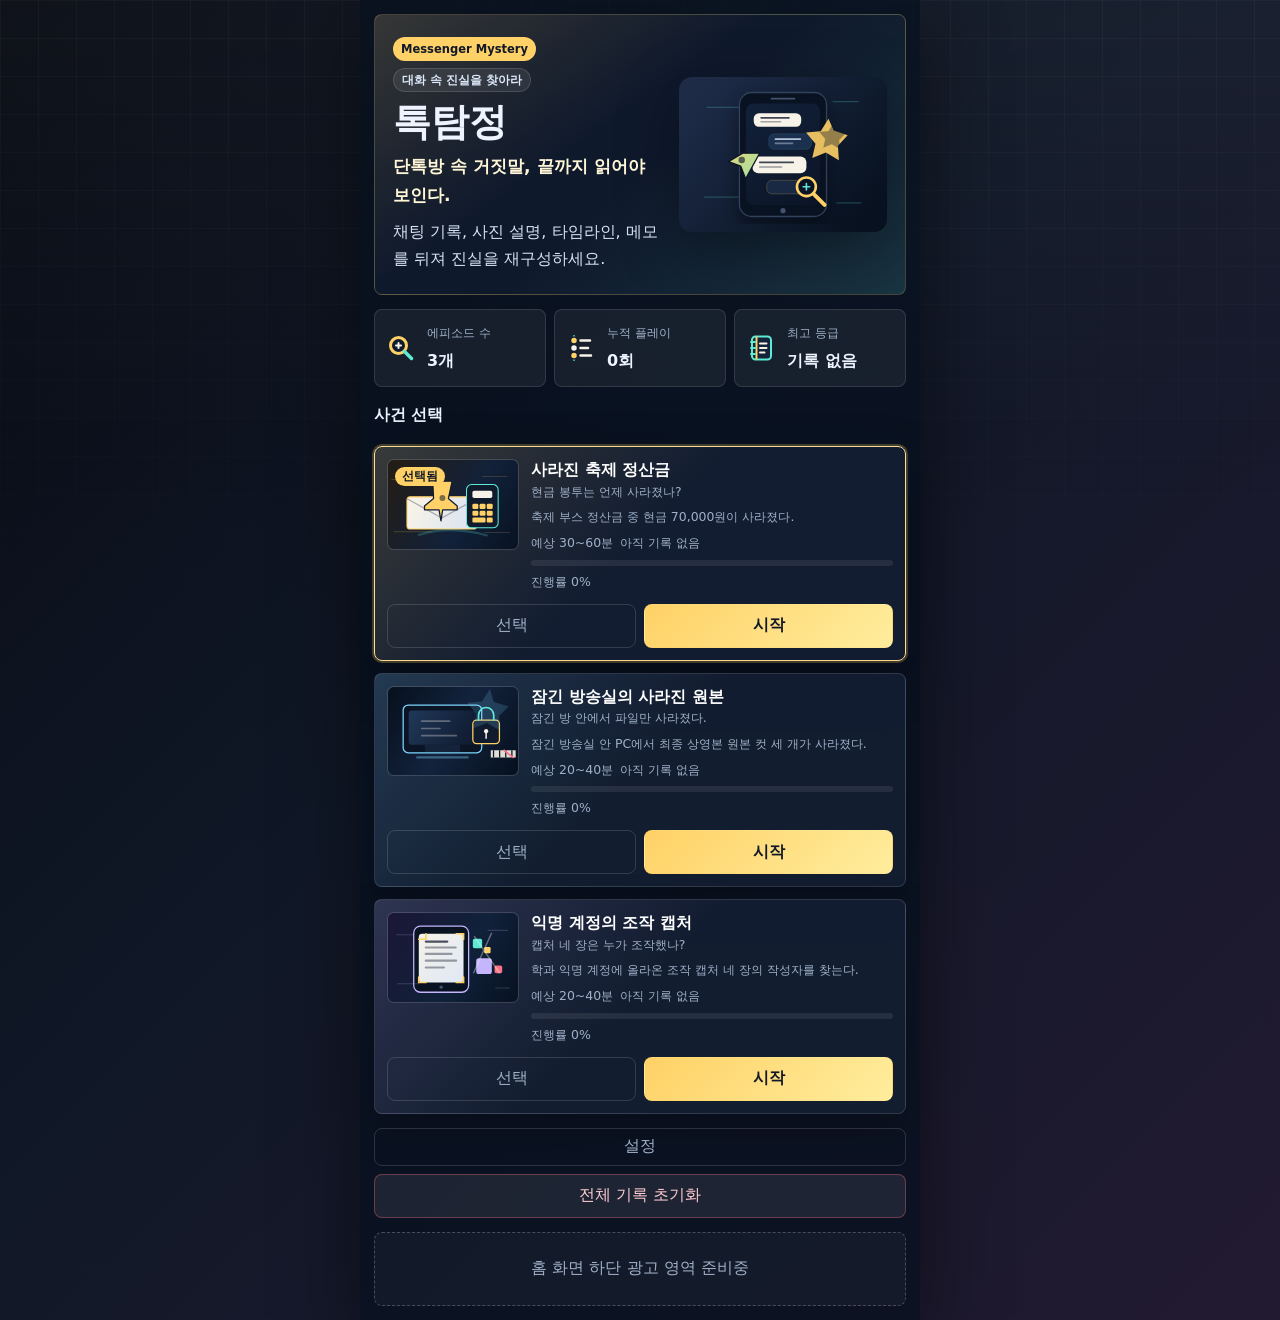
<file: index.html>
<!doctype html>
<html lang="ko">
<head>
  <meta charset="utf-8">
  <meta name="viewport" content="width=device-width, initial-scale=1">
  <title>톡탐정 - 대화 속 진실을 찾아라</title>
  <meta name="description" content="가상의 메신저 대화 속 단서를 수집해 사건의 진실을 추리하는 채팅 기반 추리 게임.">
  <meta name="robots" content="index, follow">
  <meta name="naver-site-verification" content="94d2527ed160cfa3a66370cd31ba8fdcbd39af4f">
  <link rel="canonical" href="https://playatelier.github.io/chat-detective-game/">
  <meta property="og:type" content="website">
  <meta property="og:title" content="톡탐정 - 대화 속 진실을 찾아라">
  <meta property="og:description" content="가상의 메신저 대화 속 단서를 수집해 사건의 진실을 추리하는 채팅 기반 추리 게임.">
  <meta property="og:url" content="https://playatelier.github.io/chat-detective-game/">
  <meta property="og:image" content="https://playatelier.github.io/chat-detective-game/assets/og-image.svg">
  <meta name="twitter:card" content="summary_large_image">
  <meta name="twitter:title" content="톡탐정 - 대화 속 진실을 찾아라">
  <meta name="twitter:description" content="단톡방 속 거짓말, 끝까지 읽어야 보인다. 메신저 기반 추리 웹게임.">
  <meta name="twitter:image" content="https://playatelier.github.io/chat-detective-game/assets/og-image.svg">
  <meta name="theme-color" content="#08111f">
  <link rel="icon" href="assets/icons/favicon.svg" type="image/svg+xml">
  <link rel="stylesheet" href="styles.css">
  <script src="story.js" defer></script>
  <script src="app.js" defer></script>
</head>
<body>
  <div class="page-bg" aria-hidden="true"></div>
  <main id="app" class="app-shell" aria-live="polite"></main>
  <div id="toast" class="toast" role="status" aria-live="polite"></div>
  <noscript>
    <p class="noscript">톡탐정은 JavaScript가 켜져 있어야 플레이할 수 있습니다.</p>
  </noscript>
</body>
</html>
</file>
<file: styles.css>
:root {
  color-scheme: dark;
  --bg: #08111f;
  --bg-soft: #111c2e;
  --panel: #141f33;
  --panel-strong: #1c2a43;
  --surface: #f7f3e8;
  --surface-ink: #182033;
  --text: #edf4ff;
  --muted: #9fb0c8;
  --line: rgba(255, 255, 255, 0.12);
  --accent: #ffd166;
  --accent-2: #5eead4;
  --danger: #fb7185;
  --success: #86efac;
  --warning: #fbbf24;
  --shadow: 0 24px 80px rgba(0, 0, 0, 0.45);
  --radius: 8px;
  --frame-width: min(100vw, 560px);
  --font: "Apple SD Gothic Neo", "Malgun Gothic", "Noto Sans KR", system-ui, sans-serif;
}

* {
  box-sizing: border-box;
}

html {
  min-height: 100%;
}

body {
  min-height: 100vh;
  margin: 0;
  color: var(--text);
  font-family: var(--font);
  background:
    radial-gradient(circle at 12% 8%, rgba(94, 234, 212, 0.18), transparent 28%),
    radial-gradient(circle at 90% 4%, rgba(255, 209, 102, 0.16), transparent 30%),
    linear-gradient(155deg, #07101f 0%, #10192a 42%, #17253e 100%);
}

button,
input,
select,
textarea {
  font: inherit;
}

button {
  cursor: pointer;
}

.page-bg {
  position: fixed;
  inset: 0;
  pointer-events: none;
  background-image:
    linear-gradient(rgba(255, 255, 255, 0.035) 1px, transparent 1px),
    linear-gradient(90deg, rgba(255, 255, 255, 0.035) 1px, transparent 1px);
  background-size: 38px 38px;
  mask-image: linear-gradient(to bottom, rgba(0, 0, 0, 0.9), transparent 80%);
}

.app-shell {
  position: relative;
  width: var(--frame-width);
  min-height: 100vh;
  margin: 0 auto;
  padding: 14px;
  background: rgba(8, 17, 31, 0.78);
  box-shadow: var(--shadow);
}

.screen {
  min-height: calc(100vh - 28px);
  display: flex;
  flex-direction: column;
  gap: 14px;
}

.topbar {
  position: sticky;
  top: 0;
  z-index: 5;
  display: flex;
  align-items: center;
  gap: 8px;
  padding: 10px 0;
  background: linear-gradient(to bottom, rgba(8, 17, 31, 0.98), rgba(8, 17, 31, 0.76));
  backdrop-filter: blur(16px);
}

.topbar-title {
  min-width: 0;
  flex: 1;
}

.topbar-title strong,
.page-title {
  display: block;
  font-size: 1.06rem;
  line-height: 1.25;
}

.topbar-title span,
.page-subtitle {
  display: block;
  margin-top: 2px;
  color: var(--muted);
  font-size: 0.8rem;
}

.hero {
  padding: 22px 18px;
  border: 1px solid var(--line);
  border-radius: var(--radius);
  background:
    linear-gradient(135deg, rgba(255, 209, 102, 0.13), rgba(94, 234, 212, 0.08)),
    rgba(20, 31, 51, 0.92);
}

.eyebrow {
  margin: 0 0 8px;
  color: var(--accent-2);
  font-size: 0.78rem;
  font-weight: 800;
}

.hero h1 {
  margin: 0;
  font-size: 2.4rem;
  line-height: 1.05;
  letter-spacing: 0;
}

.hero p {
  margin: 10px 0 0;
  color: #d7e2f2;
  line-height: 1.65;
}

.stat-strip {
  display: grid;
  grid-template-columns: repeat(3, 1fr);
  gap: 8px;
}

.stat {
  min-width: 0;
  padding: 12px 10px;
  border: 1px solid var(--line);
  border-radius: var(--radius);
  background: rgba(255, 255, 255, 0.06);
}

.stat span {
  display: block;
  color: var(--muted);
  font-size: 0.76rem;
}

.stat strong {
  display: block;
  margin-top: 4px;
  font-size: 1rem;
}

.card,
.panel {
  border: 1px solid var(--line);
  border-radius: var(--radius);
  background: rgba(20, 31, 51, 0.92);
}

.card {
  padding: 16px;
}

.panel {
  overflow: hidden;
}

.section-title {
  margin: 4px 0 10px;
  font-size: 0.98rem;
}

.muted {
  color: var(--muted);
}

.small {
  font-size: 0.8rem;
}

.copy {
  line-height: 1.68;
}

.button-row {
  display: flex;
  flex-wrap: wrap;
  gap: 8px;
}

.btn {
  min-height: 44px;
  display: inline-flex;
  align-items: center;
  justify-content: center;
  gap: 6px;
  padding: 0 14px;
  border: 1px solid rgba(255, 255, 255, 0.14);
  border-radius: var(--radius);
  color: var(--text);
  background: rgba(255, 255, 255, 0.08);
  text-decoration: none;
  transition: transform 160ms ease, background 160ms ease, border-color 160ms ease;
}

.btn:hover,
.btn:focus-visible {
  transform: translateY(-1px);
  border-color: rgba(94, 234, 212, 0.55);
  background: rgba(255, 255, 255, 0.12);
}

.btn.primary {
  color: #111827;
  border-color: transparent;
  background: linear-gradient(135deg, var(--accent), #ffed9d);
  font-weight: 900;
}

.btn.accent {
  color: #06251f;
  border-color: transparent;
  background: linear-gradient(135deg, var(--accent-2), #b4f8ec);
  font-weight: 900;
}

.btn.ghost {
  min-height: 38px;
  color: var(--muted);
  background: transparent;
}

.btn.danger {
  border-color: rgba(251, 113, 133, 0.35);
  color: #fecdd3;
}

.btn.full {
  width: 100%;
}

.icon-btn {
  width: 42px;
  height: 42px;
  flex: 0 0 auto;
  padding: 0;
}

.ad-slot,
.locked-pack {
  display: flex;
  min-height: 74px;
  align-items: center;
  justify-content: center;
  padding: 14px;
  border: 1px dashed rgba(255, 255, 255, 0.22);
  border-radius: var(--radius);
  color: var(--muted);
  background: rgba(255, 255, 255, 0.035);
  text-align: center;
}

.grid {
  display: grid;
  gap: 10px;
}

.grid.two {
  grid-template-columns: repeat(2, minmax(0, 1fr));
}

.list {
  display: grid;
  gap: 10px;
}

.chapter-strip {
  display: flex;
  gap: 8px;
  overflow-x: auto;
  padding-bottom: 2px;
}

.chapter-chip {
  flex: 0 0 auto;
  min-height: 36px;
  padding: 0 12px;
  border: 1px solid var(--line);
  border-radius: 999px;
  color: var(--muted);
  background: rgba(255, 255, 255, 0.06);
}

.chapter-chip.active {
  color: #111827;
  border-color: transparent;
  background: var(--accent);
  font-weight: 900;
}

.chapter-chip.locked {
  opacity: 0.45;
}

.progress-wrap {
  height: 10px;
  overflow: hidden;
  border-radius: 999px;
  background: rgba(255, 255, 255, 0.08);
}

.progress-bar {
  height: 100%;
  width: 0%;
  border-radius: inherit;
  background: linear-gradient(90deg, var(--accent-2), var(--accent));
  transition: width 420ms ease;
}

.character-list,
.room-list {
  display: grid;
  gap: 8px;
}

.character-item,
.room-item,
.note-item,
.timeline-item,
.evidence-item,
.report-row {
  padding: 12px;
  border: 1px solid var(--line);
  border-radius: var(--radius);
  background: rgba(255, 255, 255, 0.055);
}

.character-item {
  display: grid;
  grid-template-columns: 10px 1fr;
  gap: 10px;
  align-items: start;
}

.character-color {
  width: 10px;
  height: 100%;
  min-height: 42px;
  border-radius: 999px;
}

.room-item {
  display: flex;
  align-items: center;
  justify-content: space-between;
  gap: 12px;
}

.room-item.selected {
  border-color: rgba(255, 209, 102, 0.55);
  background: rgba(255, 209, 102, 0.1);
}

.room-item strong {
  display: block;
}

.room-item span {
  color: var(--muted);
  font-size: 0.8rem;
}

.room-item > .button-row {
  flex: 0 0 auto;
  justify-content: flex-end;
}

.chat-list {
  display: grid;
  gap: 10px;
  padding: 12px 0 22px;
}

.chapter-divider {
  display: flex;
  align-items: center;
  gap: 10px;
  color: var(--muted);
  font-size: 0.76rem;
}

.chapter-divider::before,
.chapter-divider::after {
  content: "";
  height: 1px;
  flex: 1;
  background: var(--line);
}

.message-wrap {
  display: grid;
  gap: 4px;
}

.message-wrap.me {
  justify-items: end;
}

.message-meta {
  display: flex;
  gap: 6px;
  align-items: center;
  color: var(--muted);
  font-size: 0.74rem;
}

.bubble,
.system-card,
.photo-card,
.file-card {
  max-width: 88%;
  border: 1px solid transparent;
  border-radius: var(--radius);
  transition: transform 160ms ease, border-color 160ms ease, background 160ms ease;
}

.bubble {
  padding: 10px 12px;
  color: var(--surface-ink);
  background: var(--surface);
  line-height: 1.55;
  text-align: left;
  white-space: pre-wrap;
}

.message-wrap.me .bubble {
  color: #111827;
  background: #c8f4eb;
}

.message-wrap.read .bubble,
.message-wrap.read .photo-card,
.message-wrap.read .file-card,
.message-wrap.read .system-card {
  opacity: 0.72;
}

.bubble.selected,
.photo-card.selected,
.file-card.selected,
.system-card.selected,
.timeline-item.selected,
.note-item.selected {
  border-color: var(--accent);
  box-shadow: 0 0 0 2px rgba(255, 209, 102, 0.18);
}

.select-badge {
  display: inline-flex;
  margin-top: 6px;
  padding: 2px 7px;
  border-radius: 999px;
  color: #111827;
  background: var(--accent);
  font-size: 0.72rem;
  font-weight: 900;
}

.system-card,
.photo-card,
.file-card {
  width: min(100%, 430px);
  padding: 12px;
  color: #dfe8f8;
  background: rgba(255, 255, 255, 0.07);
  text-align: left;
  line-height: 1.58;
}

.system-card {
  max-width: 100%;
  margin: 0 auto;
  color: var(--muted);
  text-align: center;
}

.photo-card {
  background:
    linear-gradient(135deg, rgba(255, 255, 255, 0.08), rgba(255, 255, 255, 0.035)),
    #263246;
}

.photo-card strong,
.file-card strong {
  display: block;
  color: var(--accent);
  margin-bottom: 4px;
}

.clickable-evidence {
  cursor: pointer;
}

.clickable-evidence:hover,
.clickable-evidence:focus-visible {
  transform: translateY(-1px);
  border-color: rgba(94, 234, 212, 0.45);
}

.timeline {
  position: relative;
  display: grid;
  gap: 10px;
}

.timeline-item {
  display: grid;
  grid-template-columns: 58px 1fr;
  gap: 10px;
}

.timeline-time {
  color: var(--accent-2);
  font-weight: 900;
}

.memo-table {
  display: grid;
  gap: 8px;
}

.note-item {
  display: grid;
  gap: 4px;
}

.note-line {
  display: flex;
  justify-content: space-between;
  gap: 12px;
}

.note-line strong {
  color: var(--accent);
}

.choice-list {
  display: grid;
  gap: 8px;
  margin: 14px 0;
}

.choice {
  display: flex;
  gap: 8px;
  align-items: flex-start;
  padding: 12px;
  border: 1px solid var(--line);
  border-radius: var(--radius);
  background: rgba(255, 255, 255, 0.05);
  line-height: 1.5;
}

.choice input {
  margin-top: 4px;
}

.field {
  display: grid;
  gap: 6px;
  margin: 12px 0;
}

.field label {
  color: var(--muted);
  font-size: 0.82rem;
}

.field input,
.field select {
  width: 100%;
  min-height: 46px;
  padding: 0 12px;
  border: 1px solid var(--line);
  border-radius: var(--radius);
  color: var(--text);
  background: rgba(255, 255, 255, 0.07);
}

.settings-list {
  display: grid;
  gap: 10px;
}

.toggle-row {
  display: flex;
  align-items: center;
  justify-content: space-between;
  gap: 12px;
  padding: 12px;
  border: 1px solid var(--line);
  border-radius: var(--radius);
  background: rgba(255, 255, 255, 0.05);
}

.toggle-row input {
  width: 22px;
  height: 22px;
}

.result-grade {
  padding: 20px 16px;
  border: 1px solid rgba(255, 209, 102, 0.45);
  border-radius: var(--radius);
  background: linear-gradient(135deg, rgba(255, 209, 102, 0.18), rgba(94, 234, 212, 0.11));
  text-align: center;
  animation: pop-in 440ms ease both;
}

.result-grade strong {
  display: block;
  margin-top: 6px;
  font-size: 1.65rem;
}

.report-grid {
  display: grid;
  grid-template-columns: repeat(2, minmax(0, 1fr));
  gap: 8px;
}

.report-row span {
  display: block;
  color: var(--muted);
  font-size: 0.76rem;
}

.report-row strong {
  display: block;
  margin-top: 3px;
}

.ending {
  line-height: 1.72;
}

.toast {
  position: fixed;
  left: 50%;
  bottom: 18px;
  z-index: 50;
  width: min(calc(100vw - 28px), 480px);
  padding: 12px 14px;
  border: 1px solid rgba(255, 255, 255, 0.18);
  border-radius: var(--radius);
  color: var(--text);
  background: rgba(10, 17, 29, 0.96);
  box-shadow: 0 16px 50px rgba(0, 0, 0, 0.42);
  transform: translate(-50%, 120%);
  opacity: 0;
  transition: transform 220ms ease, opacity 220ms ease;
}

.toast.show {
  transform: translate(-50%, 0);
  opacity: 1;
}

.noscript {
  max-width: 560px;
  margin: 20px auto;
  padding: 14px;
  color: #111827;
  background: #fff;
}

@keyframes pop-in {
  from {
    transform: scale(0.96);
    opacity: 0;
  }
  to {
    transform: scale(1);
    opacity: 1;
  }
}

@keyframes unlock {
  0% {
    transform: translateY(12px) scale(0.98);
    opacity: 0;
  }
  100% {
    transform: translateY(0) scale(1);
    opacity: 1;
  }
}

.unlock-anim {
  animation: unlock 360ms ease both;
}

.pin-anim {
  animation: pop-in 260ms ease both;
}

body.reduce-motion *,
body.reduce-motion *::before,
body.reduce-motion *::after {
  animation-duration: 1ms !important;
  transition-duration: 1ms !important;
}

body.compact-mode .card,
body.compact-mode .character-item,
body.compact-mode .room-item,
body.compact-mode .note-item,
body.compact-mode .timeline-item,
body.compact-mode .evidence-item {
  padding: 10px;
}

body.compact-mode .chat-list {
  gap: 7px;
}

body.compact-mode .bubble,
body.compact-mode .photo-card,
body.compact-mode .file-card {
  padding: 8px 10px;
}

@media (prefers-reduced-motion: reduce) {
  *,
  *::before,
  *::after {
    animation-duration: 1ms !important;
    transition-duration: 1ms !important;
    scroll-behavior: auto !important;
  }
}

@media (max-width: 430px) {
  .app-shell {
    padding: 10px;
  }

  .screen {
    min-height: calc(100vh - 20px);
  }

  .hero h1 {
    font-size: 2rem;
  }

  .grid.two,
  .report-grid,
  .stat-strip {
    grid-template-columns: 1fr;
  }

  .bubble,
  .photo-card,
  .file-card {
    max-width: 94%;
  }

  .room-item {
    align-items: stretch;
    flex-direction: column;
  }

  .room-item > .button-row {
    justify-content: stretch;
  }

  .room-item > .button-row .btn {
    flex: 1 1 auto;
  }
}

/* Polished mystery-game UI layer */
body {
  background:
    linear-gradient(180deg, rgba(255, 255, 255, 0.035), transparent 34%),
    linear-gradient(135deg, #070A12 0%, #101827 44%, #221A31 100%);
}

* {
  scrollbar-width: thin;
  scrollbar-color: rgba(255, 209, 102, 0.46) rgba(255, 255, 255, 0.06);
}

*::-webkit-scrollbar {
  width: 8px;
  height: 8px;
}

*::-webkit-scrollbar-track {
  background: rgba(255, 255, 255, 0.04);
}

*::-webkit-scrollbar-thumb {
  border-radius: 999px;
  background: rgba(255, 209, 102, 0.42);
}

button:focus-visible,
input:focus-visible,
select:focus-visible,
summary:focus-visible {
  outline: 3px solid rgba(94, 234, 212, 0.72);
  outline-offset: 3px;
}

.home-hero {
  position: relative;
  display: grid;
  grid-template-columns: minmax(0, 1.05fr) minmax(150px, 0.8fr);
  gap: 14px;
  align-items: center;
  overflow: hidden;
  min-height: 264px;
  border-color: rgba(255, 209, 102, 0.22);
  background:
    linear-gradient(145deg, rgba(255, 209, 102, 0.16), transparent 42%),
    linear-gradient(318deg, rgba(94, 234, 212, 0.13), transparent 48%),
    rgba(16, 27, 46, 0.94);
}

.hero-copy {
  position: relative;
  z-index: 1;
}

.badge-line {
  display: flex;
  flex-wrap: wrap;
  gap: 7px;
  align-items: center;
  margin-bottom: 10px;
}

.case-badge,
.soft-badge {
  display: inline-flex;
  width: fit-content;
  align-items: center;
  gap: 5px;
  min-height: 24px;
  padding: 3px 8px;
  border-radius: 999px;
  font-size: 0.72rem;
  font-weight: 900;
  letter-spacing: 0;
}

.case-badge {
  color: #111827;
  background: var(--accent);
}

.soft-badge {
  color: #dce8f8;
  border: 1px solid rgba(255, 255, 255, 0.13);
  background: rgba(255, 255, 255, 0.08);
}

.hero-kicker {
  max-width: 330px;
  color: #fff6d7 !important;
  font-size: 1.08rem;
  font-weight: 900;
}

.hero-illustration {
  width: 100%;
  min-width: 148px;
  max-width: 252px;
  justify-self: end;
  filter: drop-shadow(0 18px 30px rgba(0, 0, 0, 0.35));
}

.home-stats .stat {
  display: grid;
  grid-template-columns: 34px 1fr;
  column-gap: 8px;
  align-items: center;
  min-height: 78px;
}

.home-stats .stat img {
  grid-row: span 2;
  width: 32px;
  height: 32px;
}

.case-section {
  display: grid;
  gap: 10px;
}

.case-list {
  display: grid;
  gap: 12px;
}

.case-card {
  display: grid;
  grid-template-columns: 132px 1fr;
  gap: 12px;
  padding: 12px;
  border: 1px solid rgba(255, 255, 255, 0.12);
  border-radius: var(--radius);
  background: rgba(20, 31, 51, 0.92);
  background:
    linear-gradient(135deg, color-mix(in srgb, var(--case-color, #ffd166) 16%, transparent), transparent 48%),
    rgba(20, 31, 51, 0.92);
  box-shadow: 0 16px 40px rgba(0, 0, 0, 0.22);
}

.case-card.selected {
  border-color: color-mix(in srgb, var(--case-color, #ffd166) 72%, white);
  box-shadow: 0 0 0 2px color-mix(in srgb, var(--case-color, #ffd166) 24%, transparent), 0 18px 50px rgba(0, 0, 0, 0.32);
}

.case-cover-wrap {
  position: relative;
  min-width: 0;
}

.case-cover {
  display: block;
  width: 100%;
  aspect-ratio: 16 / 11;
  object-fit: cover;
  border-radius: calc(var(--radius) - 1px);
  border: 1px solid rgba(255, 255, 255, 0.1);
  background: rgba(255, 255, 255, 0.04);
}

.case-selected-badge {
  position: absolute;
  left: 8px;
  top: 8px;
  margin: 0;
}

.case-content {
  min-width: 0;
  display: grid;
  gap: 7px;
}

.case-head strong {
  display: block;
  color: #ffffff;
  font-size: 1rem;
  line-height: 1.35;
}

.case-head span,
.case-card p,
.case-meta,
.case-progress-text {
  color: var(--muted);
  font-size: 0.78rem;
  line-height: 1.5;
}

.case-card p {
  margin: 0;
}

.case-meta {
  display: flex;
  flex-wrap: wrap;
  gap: 7px;
}

.progress-wrap.mini {
  height: 6px;
}

.case-actions {
  grid-column: 1 / -1;
  justify-content: stretch;
}

.case-actions .btn {
  flex: 1 1 92px;
}

.investigation-card {
  display: grid;
  gap: 10px;
  background:
    linear-gradient(155deg, rgba(255, 209, 102, 0.13), transparent 50%),
    rgba(20, 31, 51, 0.94);
}

.chapter-strip {
  padding: 1px 1px 7px;
}

.chapter-strip::-webkit-scrollbar {
  height: 0;
}

.chapter-strip {
  scrollbar-width: none;
}

.chapter-chip {
  white-space: nowrap;
}

.chapter-chip.locked::before {
  content: "잠금 ";
}

.progress-label {
  display: flex;
  justify-content: space-between;
  gap: 12px;
  color: var(--muted);
  font-size: 0.78rem;
}

.progress-label strong {
  color: var(--accent);
}

.progress-wrap.sleek {
  height: 7px;
}

.action-grid {
  display: grid;
  grid-template-columns: repeat(2, minmax(0, 1fr));
  gap: 10px;
}

.action-card {
  min-height: 112px;
  display: grid;
  grid-template-columns: 38px 1fr;
  gap: 10px;
  align-items: start;
  padding: 13px;
  border: 1px solid var(--line);
  border-radius: var(--radius);
  color: var(--text);
  background: rgba(255, 255, 255, 0.06);
  text-align: left;
}

.action-card img {
  width: 36px;
  height: 36px;
}

.action-card strong,
.action-card small,
.action-card em {
  display: block;
}

.action-card small {
  margin-top: 3px;
  color: var(--muted);
  font-size: 0.75rem;
  line-height: 1.45;
}

.action-card em {
  grid-column: 1 / -1;
  width: fit-content;
  padding: 3px 8px;
  border-radius: 999px;
  color: #111827;
  background: rgba(255, 209, 102, 0.95);
  font-size: 0.7rem;
  font-style: normal;
  font-weight: 900;
}

.action-card.urgent {
  border-color: rgba(255, 209, 102, 0.62);
  background: linear-gradient(135deg, rgba(255, 209, 102, 0.2), rgba(255, 255, 255, 0.07));
}

.action-card.final {
  border-color: rgba(94, 234, 212, 0.5);
  background: linear-gradient(135deg, rgba(94, 234, 212, 0.15), rgba(255, 255, 255, 0.06));
}

.room-inspector {
  display: grid;
  grid-template-columns: 1fr auto;
  gap: 12px;
  align-items: center;
  padding: 14px;
  border: 1px solid rgba(94, 234, 212, 0.18);
  border-radius: var(--radius);
  background: rgba(16, 27, 46, 0.92);
}

.room-inspector strong {
  display: block;
  margin-top: 7px;
}

.room-inspector p {
  margin: 4px 0 0;
  color: var(--muted);
  font-size: 0.8rem;
  line-height: 1.5;
}

.room-clue-count {
  min-width: 92px;
  padding: 10px;
  border-radius: var(--radius);
  color: #111827;
  background: var(--accent);
  text-align: center;
}

.room-clue-count span,
.room-clue-count strong {
  display: block;
}

.room-clue-count span {
  font-size: 0.68rem;
  font-weight: 900;
}

.room-tools .subtle {
  opacity: 0.72;
}

.chapter-divider {
  flex-direction: column;
  justify-content: center;
  gap: 4px;
  padding: 12px;
  border: 1px solid rgba(255, 209, 102, 0.18);
  border-radius: var(--radius);
  color: #f7f3e8;
  background: rgba(255, 209, 102, 0.07);
  text-align: center;
}

.chapter-divider::before,
.chapter-divider::after {
  display: none;
}

.chapter-divider strong,
.chapter-divider span {
  display: block;
}

.chapter-divider span {
  color: var(--accent);
  font-size: 0.72rem;
  font-weight: 900;
}

.bubble {
  border-radius: 16px 16px 16px 5px;
  box-shadow: 0 8px 20px rgba(0, 0, 0, 0.14);
}

.system-card {
  border-color: rgba(255, 255, 255, 0.1);
  border-radius: 999px;
  background: rgba(255, 255, 255, 0.055);
}

.photo-card,
.file-card {
  position: relative;
  border-color: rgba(255, 255, 255, 0.12);
  border-radius: 14px;
}

.photo-card::before,
.file-card::before {
  content: "";
  display: block;
  width: 38px;
  height: 5px;
  margin-bottom: 10px;
  border-radius: 999px;
  background: var(--accent);
}

.pin-badge {
  gap: 4px;
  vertical-align: middle;
}

.pin-badge img {
  width: 14px;
  height: 14px;
}

.clickable-evidence.selected {
  position: relative;
}

.clickable-evidence.selected::after {
  content: "";
  position: absolute;
  top: -6px;
  right: -6px;
  width: 18px;
  height: 18px;
  border-radius: 50%;
  background: var(--accent);
  box-shadow: 0 0 0 3px rgba(8, 17, 31, 0.85);
}

.notebook-summary {
  display: grid;
  grid-template-columns: repeat(3, minmax(0, 1fr));
  gap: 8px;
}

.notebook-summary div {
  padding: 12px;
  border: 1px solid var(--line);
  border-radius: var(--radius);
  background: rgba(255, 255, 255, 0.06);
}

.notebook-summary span,
.notebook-summary strong {
  display: block;
}

.notebook-summary span {
  color: var(--muted);
  font-size: 0.74rem;
}

.notebook-summary strong {
  margin-top: 4px;
  color: #ffffff;
  font-size: 0.95rem;
}

.detective-note {
  border-style: dashed;
  border-color: rgba(255, 209, 102, 0.28);
}

.evidence-item {
  display: grid;
  gap: 8px;
  background:
    linear-gradient(90deg, rgba(255, 209, 102, 0.11), transparent 36%),
    rgba(255, 255, 255, 0.055);
}

.evidence-head {
  display: flex;
  flex-wrap: wrap;
  gap: 6px;
}

.evidence-related {
  width: fit-content;
  margin: 0;
  padding: 4px 8px;
  border: 1px solid rgba(94, 234, 212, 0.22);
  border-radius: 999px;
  color: #c8f4eb;
  font-size: 0.76rem;
}

.timeline {
  padding-left: 14px;
}

.timeline::before {
  content: "";
  position: absolute;
  left: 24px;
  top: 0;
  bottom: 0;
  width: 2px;
  border-radius: 999px;
  background: linear-gradient(var(--accent), rgba(94, 234, 212, 0.24));
}

.timeline-item {
  position: relative;
  grid-template-columns: 76px 1fr;
  margin-left: 20px;
  text-align: left;
}

.timeline-item::before {
  content: "";
  position: absolute;
  left: -28px;
  top: 18px;
  width: 12px;
  height: 12px;
  border: 3px solid var(--accent);
  border-radius: 999px;
  background: #08111f;
}

.timeline-time {
  width: fit-content;
  height: fit-content;
  padding: 4px 7px;
  border-radius: 999px;
  background: rgba(94, 234, 212, 0.11);
}

.memo-card {
  display: grid;
  gap: 8px;
}

.note-item {
  text-align: left;
}

.note-item:hover .note-line strong,
.note-item:focus-visible .note-line strong {
  color: #fff6d7;
}

.checkpoint-brief {
  background:
    linear-gradient(135deg, rgba(94, 234, 212, 0.12), transparent 48%),
    rgba(20, 31, 51, 0.94);
}

.checkpoint-result {
  border-color: rgba(255, 209, 102, 0.32);
}

.investigation-choice,
.final-evidence-choice {
  min-height: 54px;
}

.choice:has(input:checked) {
  border-color: var(--accent);
  background: rgba(255, 209, 102, 0.12);
}

.final-report-form {
  display: grid;
  gap: 14px;
}

.suspect-field {
  min-width: 0;
  margin: 0;
  padding: 0;
  border: 0;
}

.suspect-field legend {
  margin-bottom: 10px;
  color: var(--muted);
  font-size: 0.82rem;
}

.suspect-grid {
  display: grid;
  grid-template-columns: repeat(2, minmax(0, 1fr));
  gap: 8px;
}

.suspect-card {
  position: relative;
  display: grid;
  grid-template-columns: 10px 1fr;
  gap: 6px 9px;
  min-height: 78px;
  padding: 12px;
  border: 1px solid var(--line);
  border-radius: var(--radius);
  background: rgba(255, 255, 255, 0.055);
}

.suspect-card input {
  position: absolute;
  inset: 10px 10px auto auto;
  width: 18px;
  height: 18px;
  margin: 0;
}

.suspect-card .character-color {
  grid-row: span 2;
}

.suspect-card strong,
.suspect-card small {
  display: block;
  padding-right: 22px;
}

.suspect-card small {
  color: var(--muted);
}

.suspect-card:has(input:checked) {
  border-color: var(--suspect-color);
  background: rgba(255, 255, 255, 0.09);
  background: color-mix(in srgb, var(--suspect-color) 18%, rgba(255, 255, 255, 0.055));
}

.warning-text {
  margin: 0;
  padding: 10px;
  border: 1px solid rgba(251, 113, 133, 0.35);
  border-radius: var(--radius);
  color: #fecdd3;
  background: rgba(251, 113, 133, 0.09);
  font-size: 0.82rem;
}

.result-report {
  display: grid;
  gap: 12px;
  padding: 12px;
  border: 1px solid rgba(255, 209, 102, 0.22);
  border-radius: var(--radius);
  background:
    linear-gradient(180deg, rgba(255, 209, 102, 0.09), transparent 18%),
    rgba(11, 20, 38, 0.78);
}

.stamp {
  position: relative;
  overflow: hidden;
}

.stamp::after {
  content: "CASE FILE";
  position: absolute;
  right: 12px;
  bottom: 10px;
  padding: 4px 8px;
  border: 2px solid rgba(255, 209, 102, 0.5);
  border-radius: 6px;
  color: rgba(255, 209, 102, 0.72);
  font-size: 0.72rem;
  font-weight: 900;
  transform: rotate(-8deg);
}

@media (max-width: 430px) {
  .home-hero,
  .case-card,
  .room-inspector {
    grid-template-columns: 1fr;
  }

  .hero-illustration {
    max-width: 210px;
    justify-self: center;
  }

  .action-grid,
  .suspect-grid,
  .notebook-summary {
    grid-template-columns: 1fr;
  }

  .case-actions {
    flex-direction: column;
  }

  .case-actions .btn {
    width: 100%;
  }
}

@media (max-width: 380px) {
  .app-shell {
    padding: 8px;
  }

  .hero h1 {
    font-size: 1.8rem;
  }

  .action-card {
    grid-template-columns: 32px 1fr;
    min-height: 104px;
  }

  .action-card img {
    width: 30px;
    height: 30px;
  }

  .timeline-item {
    grid-template-columns: 66px 1fr;
    margin-left: 16px;
  }
}
</file>
